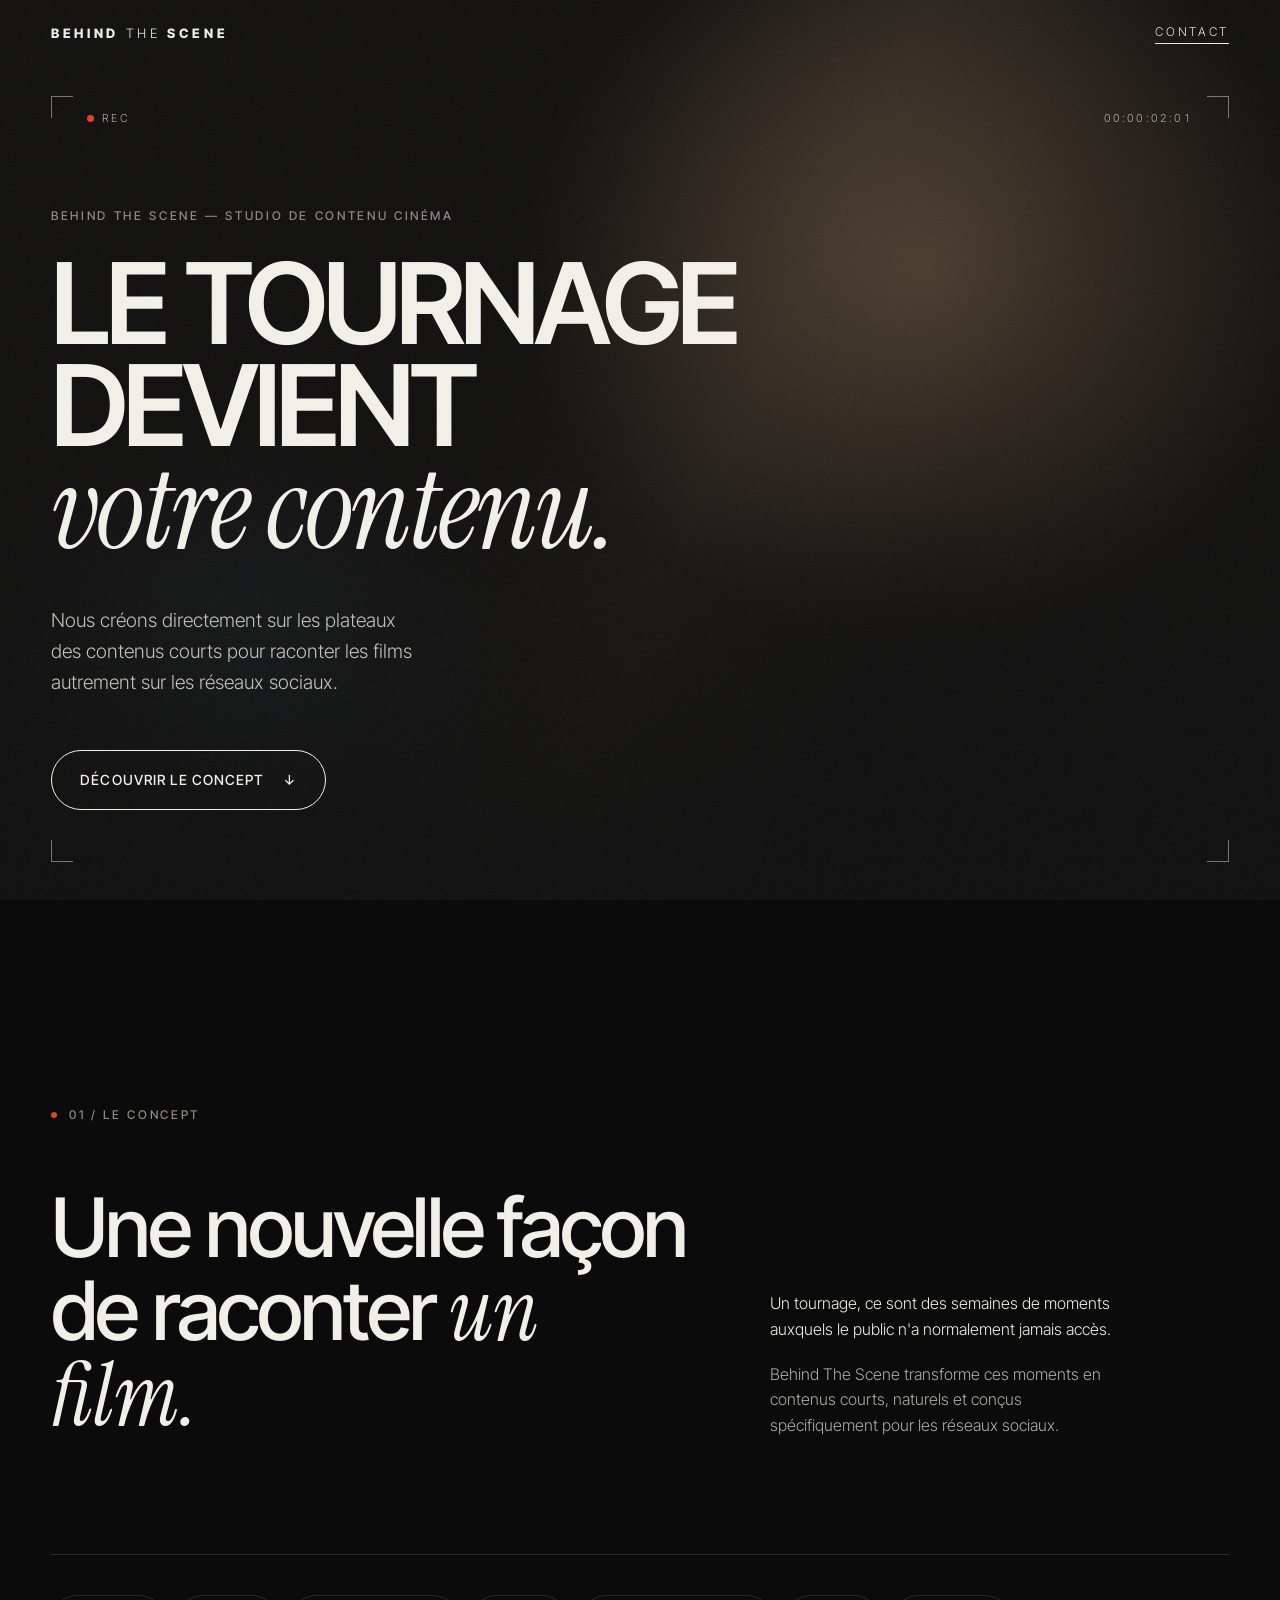
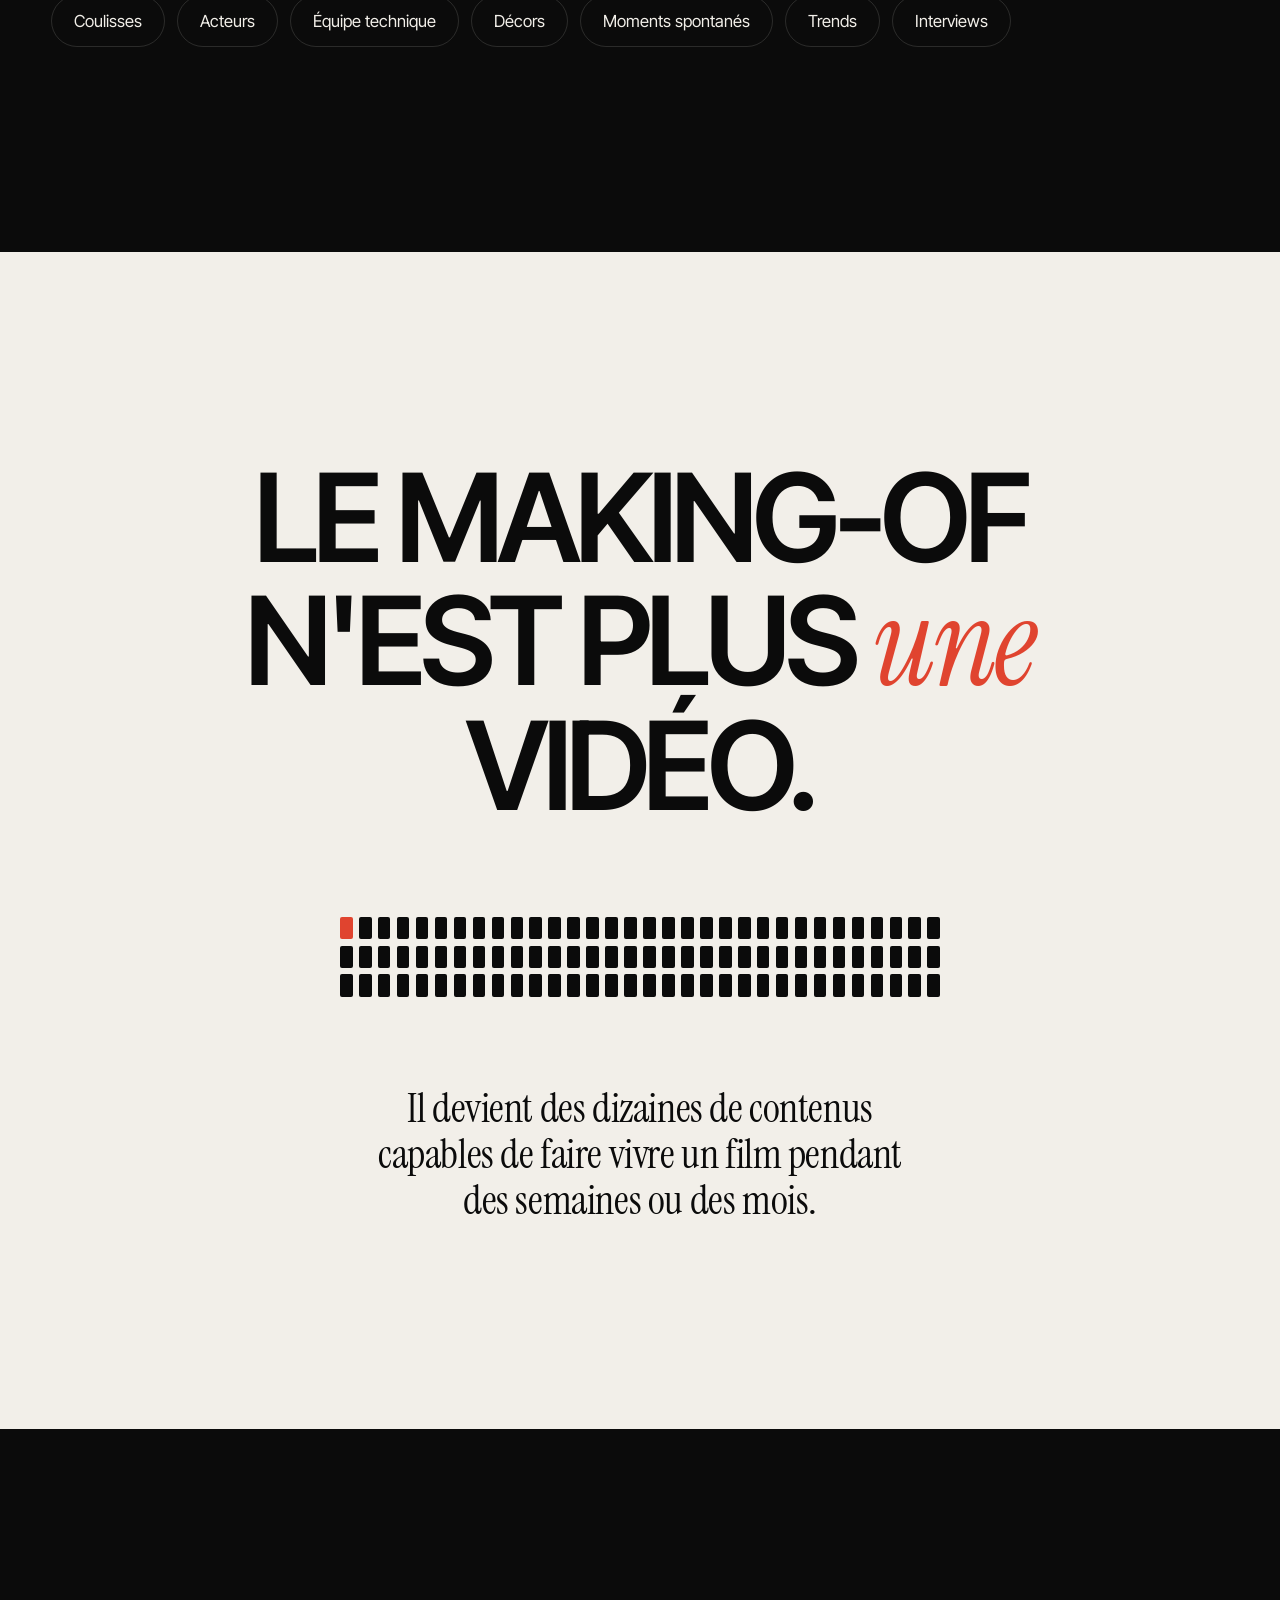
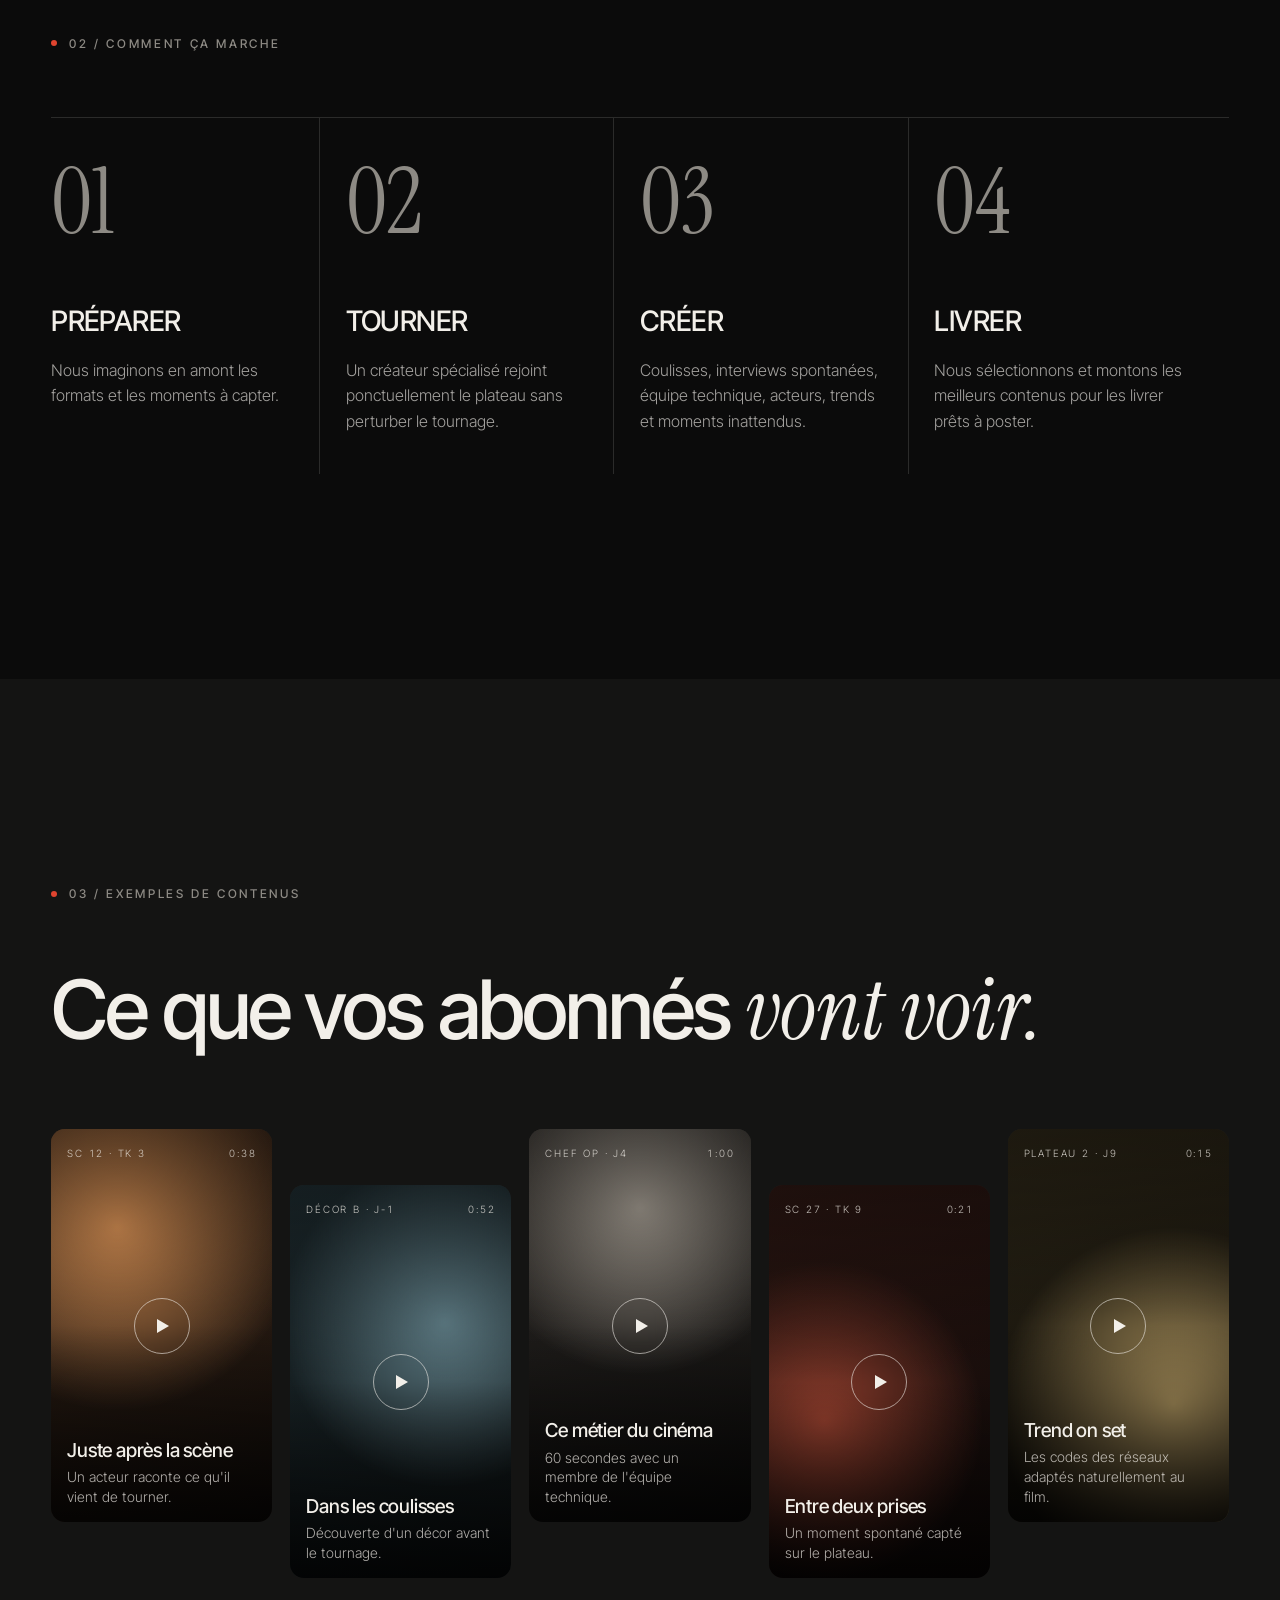
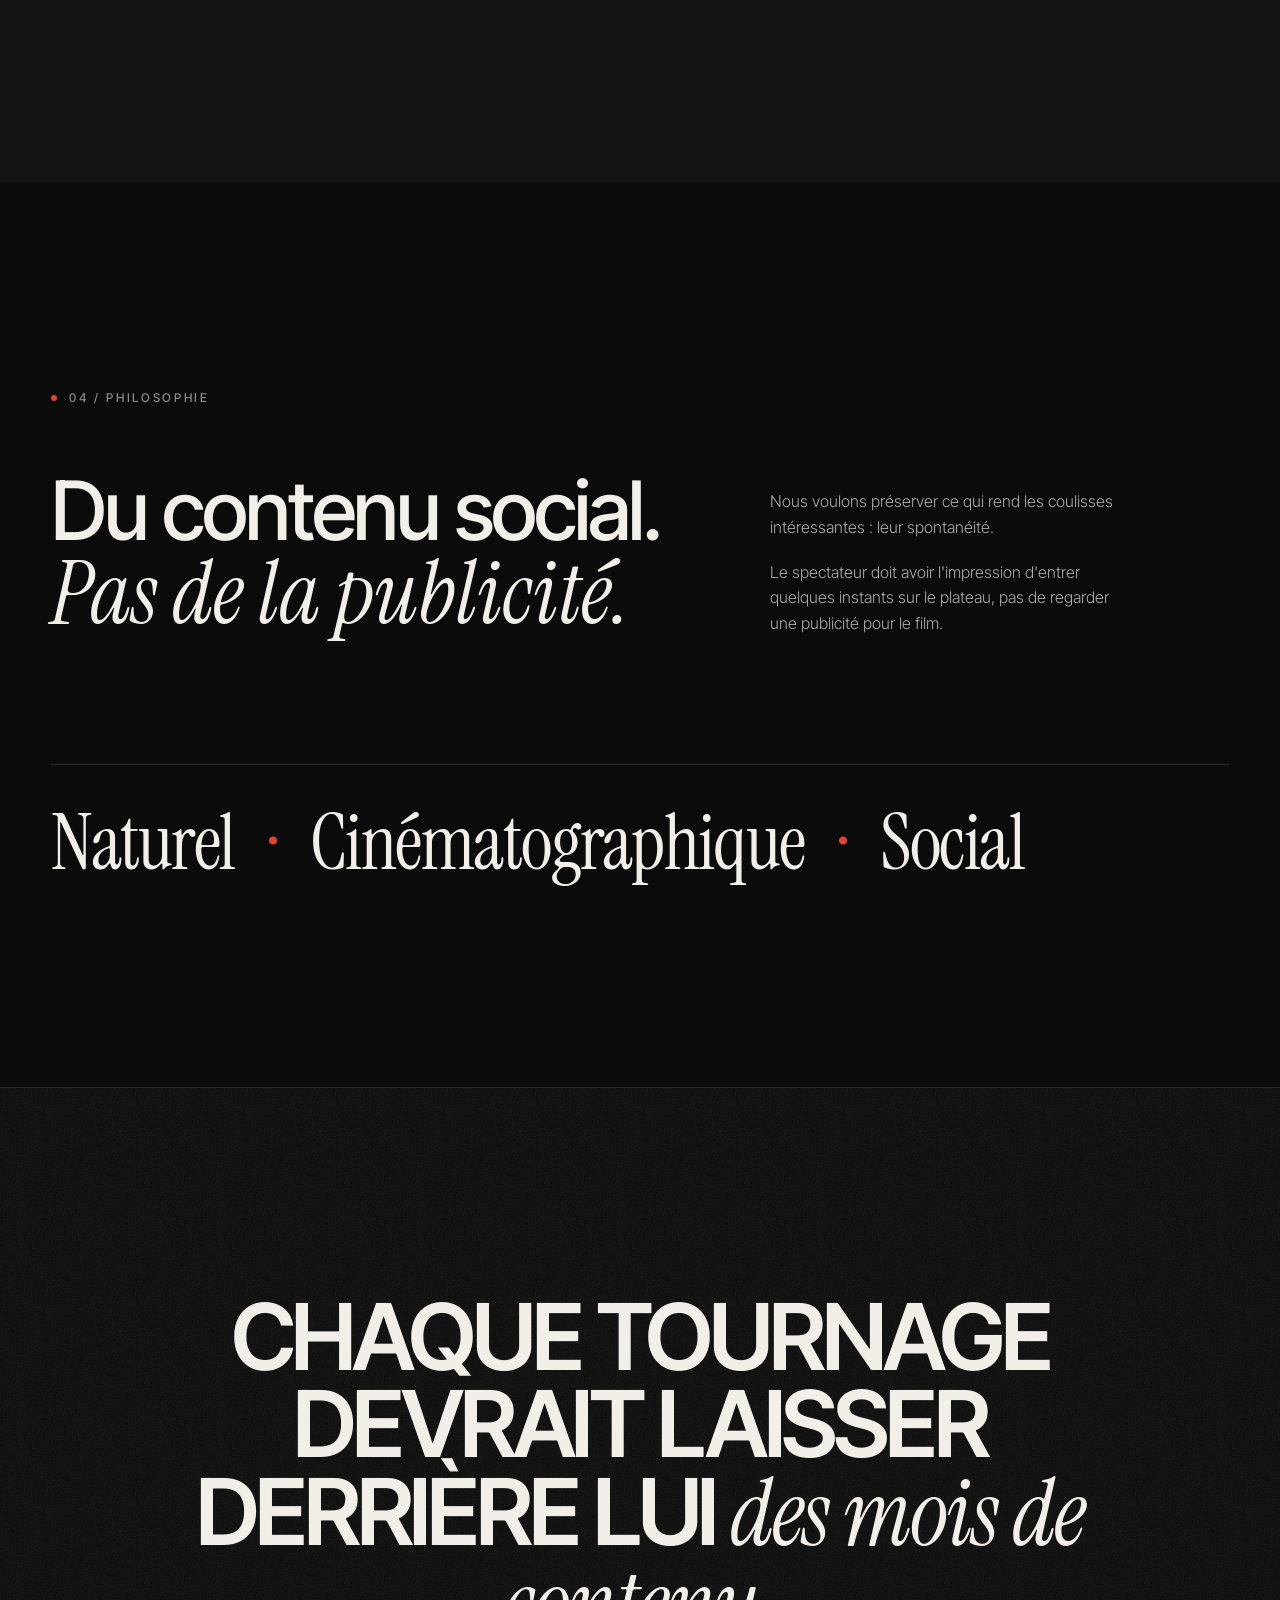
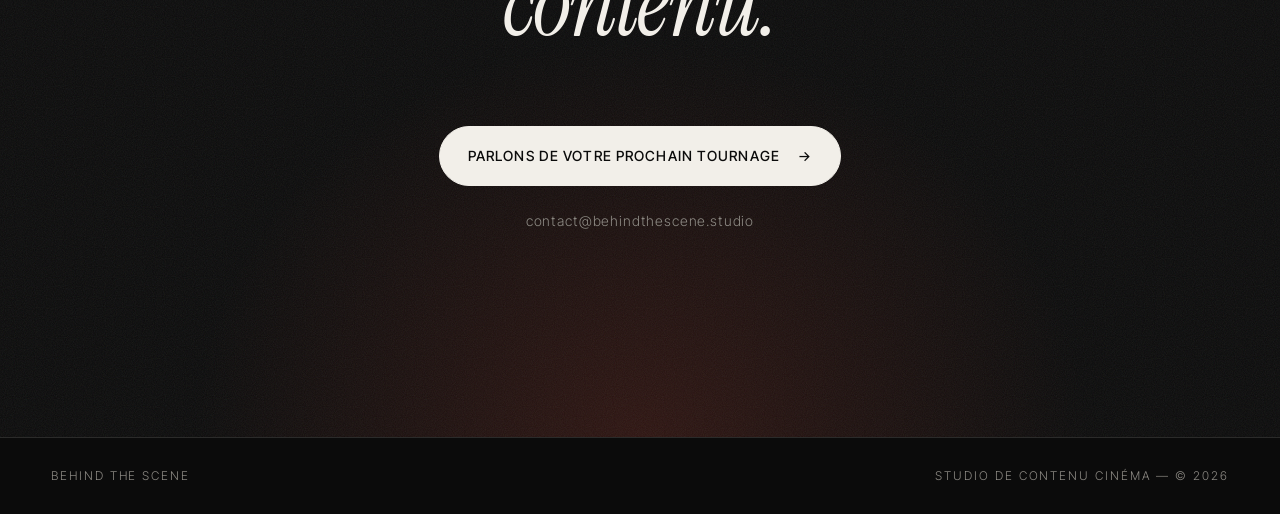
<file: behind-the-scene/index.html>
<!DOCTYPE html>
<html lang="fr">
<head>
  <meta charset="utf-8">
  <meta name="viewport" content="width=device-width, initial-scale=1">
  <title>Behind The Scene — Le tournage devient votre contenu</title>
  <meta name="description" content="Behind The Scene crée directement sur les plateaux des contenus courts pour raconter les films autrement sur les réseaux sociaux.">
  <meta name="theme-color" content="#0b0b0b">

  <link rel="preconnect" href="https://fonts.googleapis.com">
  <link rel="preconnect" href="https://fonts.gstatic.com" crossorigin>
  <link href="https://fonts.googleapis.com/css2?family=Inter+Tight:wght@300;400;500;600;800&family=Instrument+Serif:ital@0;1&display=swap" rel="stylesheet">
  <link rel="stylesheet" href="styles.css">
</head>
<body>

  <!-- ============ EN-TÊTE ============ -->
  <header class="topbar">
    <a href="#top" class="topbar__logo">Behind<span>The</span>Scene</a>
    <a href="#contact" class="topbar__link">Contact</a>
  </header>

  <main id="top">

    <!-- ============ 1. HERO ============ -->
    <section class="hero">
      <div class="hero__media" aria-hidden="true">
        <!--
          VIDÉO DE FOND : décommente la balise <video> ci-dessous et place ton fichier
          dans assets/videos/hero.mp4 (idéalement < 8 Mo, 1080p, sans son).
          Tant qu'elle est commentée, le placeholder .hero__placeholder s'affiche.
        -->
        <!--
        <video autoplay muted loop playsinline poster="assets/images/hero-poster.jpg">
          <source src="assets/videos/hero.mp4" type="video/mp4">
        </video>
        -->
        <div class="hero__placeholder"></div>
      </div>
      <div class="grain" aria-hidden="true"></div>

      <!-- Habillage "viseur caméra" -->
      <div class="viewfinder" aria-hidden="true">
        <span class="viewfinder__corner viewfinder__corner--tl"></span>
        <span class="viewfinder__corner viewfinder__corner--tr"></span>
        <span class="viewfinder__corner viewfinder__corner--bl"></span>
        <span class="viewfinder__corner viewfinder__corner--br"></span>
        <span class="viewfinder__rec"><i></i>REC</span>
        <span class="viewfinder__tc" data-timecode>00:00:00:00</span>
      </div>

      <div class="hero__content">
        <p class="eyebrow reveal">Behind The Scene — Studio de contenu cinéma</p>
        <h1 class="hero__title reveal">
          Le tournage devient <em>votre contenu.</em>
        </h1>
        <p class="hero__subtitle reveal">
          Nous créons directement sur les plateaux des contenus courts pour raconter les films autrement sur les réseaux sociaux.
        </p>
        <a href="#concept" class="btn reveal">
          Découvrir le concept
          <span class="btn__arrow" aria-hidden="true">↓</span>
        </a>
      </div>
    </section>

    <!-- ============ 2. LE CONCEPT ============ -->
    <section class="section concept" id="concept">
      <div class="container">
        <p class="section-label reveal">01 / Le concept</p>
        <div class="concept__grid">
          <h2 class="title-xl reveal">Une nouvelle façon de raconter <em>un film.</em></h2>
          <div class="concept__text reveal">
            <p>
              Un tournage, ce sont des semaines de moments auxquels le public n'a normalement jamais accès.
            </p>
            <p>
              Behind The Scene transforme ces moments en contenus courts, naturels et conçus spécifiquement pour les réseaux sociaux.
            </p>
          </div>
        </div>

        <ul class="tags reveal" aria-label="Ce que nous captons">
          <li>Coulisses</li>
          <li>Acteurs</li>
          <li>Équipe technique</li>
          <li>Décors</li>
          <li>Moments spontanés</li>
          <li>Trends</li>
          <li>Interviews</li>
        </ul>
      </div>
    </section>

    <!-- ============ 3. MANIFESTE ============ -->
    <section class="section manifesto">
      <div class="container">
        <h2 class="manifesto__title reveal">
          Le making-of n'est plus <em>une</em> vidéo.
        </h2>

        <!-- Visuel : 1 film → des dizaines de formats verticaux -->
        <div class="multiply reveal" aria-hidden="true" data-multiply></div>

        <p class="manifesto__text reveal">
          Il devient des dizaines de contenus capables de faire vivre un film pendant des semaines ou des mois.
        </p>
      </div>
    </section>

    <!-- ============ 4. COMMENT ÇA MARCHE ============ -->
    <section class="section steps">
      <div class="container">
        <p class="section-label reveal">02 / Comment ça marche</p>
        <ol class="steps__list">
          <li class="step reveal">
            <span class="step__num">01</span>
            <h3 class="step__title">Préparer</h3>
            <p>Nous imaginons en amont les formats et les moments à capter.</p>
          </li>
          <li class="step reveal">
            <span class="step__num">02</span>
            <h3 class="step__title">Tourner</h3>
            <p>Un créateur spécialisé rejoint ponctuellement le plateau sans perturber le tournage.</p>
          </li>
          <li class="step reveal">
            <span class="step__num">03</span>
            <h3 class="step__title">Créer</h3>
            <p>Coulisses, interviews spontanées, équipe technique, acteurs, trends et moments inattendus.</p>
          </li>
          <li class="step reveal">
            <span class="step__num">04</span>
            <h3 class="step__title">Livrer</h3>
            <p>Nous sélectionnons et montons les meilleurs contenus pour les livrer prêts à poster.</p>
          </li>
        </ol>
      </div>
    </section>

    <!-- ============ 5. EXEMPLES DE CONTENUS ============ -->
    <section class="section reels">
      <div class="container">
        <p class="section-label reveal">03 / Exemples de contenus</p>
        <h2 class="title-xl reveal">Ce que vos abonnés <em>vont voir.</em></h2>
      </div>

      <!--
        CHAQUE CARTE = UNE VIDÉO VERTICALE (9:16).
        Pour remplacer un placeholder, mets dans .reel__media soit :
          <video src="assets/videos/reel-1.mp4" muted loop playsinline preload="metadata"></video>
          <img src="assets/images/reel-1.jpg" alt="">
        La vidéo se lance au survol (desktop) / quand elle est visible (mobile).
        La classe "reel--tone-X" ne sert qu'au placeholder coloré.
      -->
      <div class="reels__track">
        <article class="reel reel--tone-1 reveal">
          <div class="reel__media"></div>
          <div class="reel__ui">
            <span class="reel__slate">SC 12 · TK 3</span>
            <span class="reel__duration">0:38</span>
            <span class="reel__play" aria-hidden="true"></span>
            <div class="reel__caption">
              <h3>Juste après la scène</h3>
              <p>Un acteur raconte ce qu'il vient de tourner.</p>
            </div>
          </div>
        </article>

        <article class="reel reel--tone-2 reveal">
          <div class="reel__media"></div>
          <div class="reel__ui">
            <span class="reel__slate">DÉCOR B · J-1</span>
            <span class="reel__duration">0:52</span>
            <span class="reel__play" aria-hidden="true"></span>
            <div class="reel__caption">
              <h3>Dans les coulisses</h3>
              <p>Découverte d'un décor avant le tournage.</p>
            </div>
          </div>
        </article>

        <article class="reel reel--tone-3 reveal">
          <div class="reel__media"></div>
          <div class="reel__ui">
            <span class="reel__slate">CHEF OP · J4</span>
            <span class="reel__duration">1:00</span>
            <span class="reel__play" aria-hidden="true"></span>
            <div class="reel__caption">
              <h3>Ce métier du cinéma</h3>
              <p>60 secondes avec un membre de l'équipe technique.</p>
            </div>
          </div>
        </article>

        <article class="reel reel--tone-4 reveal">
          <div class="reel__media"></div>
          <div class="reel__ui">
            <span class="reel__slate">SC 27 · TK 9</span>
            <span class="reel__duration">0:21</span>
            <span class="reel__play" aria-hidden="true"></span>
            <div class="reel__caption">
              <h3>Entre deux prises</h3>
              <p>Un moment spontané capté sur le plateau.</p>
            </div>
          </div>
        </article>

        <article class="reel reel--tone-5 reveal">
          <div class="reel__media"></div>
          <div class="reel__ui">
            <span class="reel__slate">PLATEAU 2 · J9</span>
            <span class="reel__duration">0:15</span>
            <span class="reel__play" aria-hidden="true"></span>
            <div class="reel__caption">
              <h3>Trend on set</h3>
              <p>Les codes des réseaux adaptés naturellement au film.</p>
            </div>
          </div>
        </article>
      </div>
    </section>

    <!-- ============ 6. PHILOSOPHIE ============ -->
    <section class="section philosophy">
      <div class="container philosophy__grid">
        <div>
          <p class="section-label reveal">04 / Philosophie</p>
          <h2 class="title-xl reveal">Du contenu social. <em>Pas de la publicité.</em></h2>
        </div>
        <div class="philosophy__text reveal">
          <p>Nous voulons préserver ce qui rend les coulisses intéressantes : leur spontanéité.</p>
          <p>Le spectateur doit avoir l'impression d'entrer quelques instants sur le plateau, pas de regarder une publicité pour le film.</p>
        </div>
      </div>
      <div class="container">
        <p class="values reveal">
          <span>Naturel</span><i>·</i><span>Cinématographique</span><i>·</i><span>Social</span>
        </p>
      </div>
    </section>

    <!-- ============ 7. FIN DE PAGE / CTA ============ -->
    <section class="section closing" id="contact">
      <div class="grain" aria-hidden="true"></div>
      <div class="container">
        <h2 class="closing__title reveal">
          Chaque tournage devrait laisser derrière lui <em>des mois de contenu.</em>
        </h2>
        <!-- Remplace l'adresse e-mail ci-dessous -->
        <a class="btn btn--light reveal" href="mailto:contact@behindthescene.studio?subject=Notre%20prochain%20tournage">
          Parlons de votre prochain tournage
          <span class="btn__arrow" aria-hidden="true">→</span>
        </a>
        <p class="closing__mail">contact@behindthescene.studio</p>
      </div>
    </section>

  </main>

  <footer class="footer">
    <span>Behind The Scene</span>
    <span>Studio de contenu cinéma — © <span data-year></span></span>
  </footer>

  <script src="main.js"></script>
</body>
</html>
</file>
<file: behind-the-scene/styles.css>
/* =========================================================
   BEHIND THE SCENE — Landing V1
   Variables de design : modifie-les ici pour changer
   couleurs, typos et espacements de tout le site.
   ========================================================= */
:root {
  --black: #0b0b0b;
  --black-2: #141413;
  --white: #f2efe9;
  --grey: #8d8a84;
  --line: rgba(242, 239, 233, 0.14);
  --accent: #e0442f;          /* rouge "tally light" de caméra, utilisé avec parcimonie */

  --font-sans: "Inter Tight", system-ui, -apple-system, "Segoe UI", sans-serif;
  --font-serif: "Instrument Serif", Georgia, serif;

  --gutter: clamp(16px, 4vw, 56px);
  --section-y: clamp(96px, 16vw, 220px);
  --ease: cubic-bezier(.2, .7, .1, 1);
}

/* ---------- Base ---------- */
*, *::before, *::after { box-sizing: border-box; }
html { scroll-behavior: smooth; -webkit-text-size-adjust: 100%; }
html { color-scheme: dark; }
body {
  margin: 0;
  background: var(--black);
  color: var(--white);
  font-family: var(--font-sans);
  font-weight: 300;
  font-size: clamp(16px, 1.15vw, 19px);
  line-height: 1.6;
  -webkit-font-smoothing: antialiased;
  overflow-x: hidden;
}
h1, h2, h3, p, ul, ol { margin: 0; padding: 0; }
ul, ol { list-style: none; }
a { color: inherit; text-decoration: none; }
img, video { display: block; max-width: 100%; }
::selection { background: var(--accent); color: var(--white); }

em {
  font-family: var(--font-serif);
  font-style: italic;
  font-weight: 400;
  letter-spacing: 0;
  text-transform: none;
}

.container {
  width: 100%;
  max-width: 1440px;
  margin: 0 auto;
  padding: 0 var(--gutter);
}

/* ---------- Composants réutilisables ---------- */
.section { position: relative; padding: var(--section-y) 0; }

.section-label,
.eyebrow {
  font-size: 12px;
  font-weight: 500;
  letter-spacing: .22em;
  text-transform: uppercase;
  color: var(--grey);
}
.section-label { margin-bottom: clamp(32px, 5vw, 64px); }
.section-label::before {
  content: "";
  display: inline-block;
  width: 6px; height: 6px;
  margin-right: 12px;
  border-radius: 50%;
  background: var(--accent);
  vertical-align: middle;
  transform: translateY(-1px);
}

.title-xl {
  font-size: clamp(40px, 6.4vw, 104px);
  font-weight: 500;
  line-height: .98;
  letter-spacing: -.035em;
}
.title-xl em { font-size: 1.06em; }

.btn {
  display: inline-flex;
  align-items: center;
  gap: 18px;
  padding: 18px 28px;
  border: 1px solid var(--white);
  border-radius: 999px;
  font-size: 14px;
  font-weight: 500;
  letter-spacing: .08em;
  text-transform: uppercase;
  transition: background .4s var(--ease), color .4s var(--ease);
}
.btn:hover { background: var(--white); color: var(--black); }
.btn__arrow { transition: transform .4s var(--ease); }
.btn:hover .btn__arrow { transform: translate(3px, 3px); }
.btn--light { background: var(--white); color: var(--black); }
.btn--light:hover { background: var(--accent); color: var(--white); border-color: var(--accent); }
.btn--light:hover .btn__arrow { transform: translateX(6px); }

/* Grain de pellicule (SVG inline, aucun fichier requis) */
.grain {
  position: absolute;
  inset: -50%;
  pointer-events: none;
  opacity: .09;
  background-image: url("data:image/svg+xml,%3Csvg xmlns='http://www.w3.org/2000/svg' width='200' height='200'%3E%3Cfilter id='n'%3E%3CfeTurbulence type='fractalNoise' baseFrequency='.9' numOctaves='3' stitchTiles='stitch'/%3E%3C/filter%3E%3Crect width='100%25' height='100%25' filter='url(%23n)'/%3E%3C/svg%3E");
  animation: grain 1s steps(6) infinite;
  z-index: 2;
}
@keyframes grain {
  0%   { transform: translate(0, 0); }
  20%  { transform: translate(-3%, 2%); }
  40%  { transform: translate(2%, -3%); }
  60%  { transform: translate(-2%, -1%); }
  80%  { transform: translate(3%, 3%); }
  100% { transform: translate(0, 0); }
}

/* Apparition au scroll : seuls les éléments hors écran au chargement sont masqués (classe ajoutée par main.js) */
.reveal { transition: opacity 1.1s var(--ease), transform 1.1s var(--ease); }
.reveal.is-pending { opacity: 0; transform: translateY(28px); }

/* ---------- En-tête ---------- */
.topbar {
  position: fixed;
  inset: 0 0 auto 0;
  z-index: 50;
  display: flex;
  justify-content: space-between;
  align-items: center;
  padding: calc(22px + env(safe-area-inset-top, 0px)) var(--gutter) 22px;
  mix-blend-mode: difference;
  color: #fff;
}
.topbar__logo {
  font-size: 13px;
  font-weight: 800;
  letter-spacing: .28em;
  text-transform: uppercase;
}
.topbar__logo span { margin: 0 .5em; font-weight: 300; }
.topbar__link {
  font-size: 12px;
  letter-spacing: .22em;
  text-transform: uppercase;
  border-bottom: 1px solid currentColor;
  padding-bottom: 2px;
}

/* ---------- 1. Hero ---------- */
.hero {
  position: relative;
  min-height: 100vh;
  min-height: 100svh;
  display: flex;
  align-items: flex-end;
  padding-top: clamp(140px, 18vh, 200px);
  overflow: hidden;
  isolation: isolate;
}
.hero__media,
.hero__media video,
.hero__placeholder {
  position: absolute;
  inset: 0;
  width: 100%;
  height: 100%;
  object-fit: cover;
  z-index: -1;
}
/* Placeholder : lumière de projecteur sur un plateau sombre */
.hero__placeholder {
  background:
    radial-gradient(ellipse 45% 60% at 72% 30%, rgba(255, 196, 140, .32), transparent 70%),
    radial-gradient(ellipse 30% 40% at 20% 75%, rgba(120, 150, 170, .14), transparent 70%),
    linear-gradient(115deg, transparent 40%, rgba(255, 220, 180, .06) 55%, transparent 70%),
    #0d0c0b;
  animation: breathe 9s ease-in-out infinite alternate;
}
@keyframes breathe {
  from { transform: scale(1); filter: brightness(.9); }
  to   { transform: scale(1.06); filter: brightness(1.1); }
}
/* Assombrit le bas pour la lisibilité du texte (s'applique aussi à la future vidéo) */
.hero__media::after {
  content: "";
  position: absolute;
  inset: 0;
  background: linear-gradient(to top, rgba(11, 11, 11, .95) 0%, rgba(11, 11, 11, .35) 45%, rgba(11, 11, 11, .2) 100%);
}

.hero__content {
  position: relative;
  z-index: 3;
  width: 100%;
  max-width: 1440px;
  margin: 0 auto;
  padding: 0 var(--gutter) clamp(72px, 10vh, 120px);
}
.hero__content .eyebrow { margin-bottom: 28px; }
.hero__title {
  max-width: 13ch;
  font-size: clamp(54px, 8.8vw, 160px);
  font-weight: 600;
  line-height: .9;
  letter-spacing: -.045em;
  text-transform: uppercase;
}
.hero__title em { display: block; text-transform: none; font-size: 1.04em; letter-spacing: -.02em; }
.hero__subtitle {
  max-width: 34ch;
  margin: clamp(28px, 4vw, 44px) 0 clamp(36px, 5vw, 52px);
  font-size: clamp(17px, 1.5vw, 22px);
  color: rgba(242, 239, 233, .78);
}
.hero .reveal:nth-child(2) { transition-delay: .1s; }
.hero .reveal:nth-child(3) { transition-delay: .25s; }
.hero .reveal:nth-child(4) { transition-delay: .4s; }

/* Viseur caméra */
.viewfinder {
  position: absolute;
  inset: clamp(70px, 9vw, 96px) var(--gutter) clamp(24px, 3vw, 40px);
  z-index: 3;
  pointer-events: none;
  font-size: 11px;
  letter-spacing: .2em;
  color: rgba(242, 239, 233, .7);
  font-variant-numeric: tabular-nums;
}
.viewfinder__corner {
  position: absolute;
  width: 22px; height: 22px;
  border: 0 solid rgba(242, 239, 233, .45);
}
.viewfinder__corner--tl { top: 0; left: 0; border-top-width: 1px; border-left-width: 1px; }
.viewfinder__corner--tr { top: 0; right: 0; border-top-width: 1px; border-right-width: 1px; }
.viewfinder__corner--bl { bottom: 0; left: 0; border-bottom-width: 1px; border-left-width: 1px; }
.viewfinder__corner--br { bottom: 0; right: 0; border-bottom-width: 1px; border-right-width: 1px; }
.viewfinder__rec { position: absolute; top: 14px; left: 36px; display: flex; align-items: center; gap: 8px; }
.viewfinder__rec i {
  width: 7px; height: 7px; border-radius: 50%;
  background: var(--accent);
  animation: blink 1.4s steps(2) infinite;
}
.viewfinder__tc { position: absolute; top: 14px; right: 36px; }
@keyframes blink { 50% { opacity: 0; } }

/* ---------- 2. Concept ---------- */
.concept__grid {
  display: grid;
  grid-template-columns: 1.4fr 1fr;
  gap: clamp(40px, 6vw, 120px);
  align-items: end;
}
.concept__text p + p { margin-top: 1.2em; }
.concept__text p:first-child { color: var(--white); }
.concept__text p { color: rgba(242, 239, 233, .7); max-width: 40ch; }

.tags {
  display: flex;
  flex-wrap: wrap;
  gap: 12px;
  margin-top: clamp(64px, 9vw, 140px);
  padding-top: 40px;
  border-top: 1px solid var(--line);
}
.tags li {
  padding: 12px 22px;
  border: 1px solid var(--line);
  border-radius: 999px;
  font-size: clamp(15px, 1.3vw, 20px);
  font-weight: 400;
  transition: border-color .4s var(--ease), background .4s var(--ease), color .4s var(--ease);
}
.tags li:hover { background: var(--white); color: var(--black); border-color: var(--white); }

/* ---------- 3. Manifeste ---------- */
.manifesto { background: var(--white); color: var(--black); text-align: center; overflow: hidden; }
.manifesto__title {
  font-size: clamp(48px, 9.6vw, 176px);
  font-weight: 600;
  line-height: 1;
  letter-spacing: -.05em;
  text-transform: uppercase;
  max-width: 12ch;
  margin: 0 auto;
}
.manifesto__title em { text-transform: none; color: var(--accent); letter-spacing: -.02em; }
.manifesto__text {
  max-width: 30ch;
  margin: 0 auto;
  font-family: var(--font-serif);
  font-size: clamp(26px, 3.2vw, 52px);
  line-height: 1.12;
  letter-spacing: -.01em;
}

/* Visuel "1 → beaucoup" : rangée de formats 9:16 générée par main.js */
.multiply {
  display: grid;
  grid-template-columns: repeat(32, 1fr);
  gap: clamp(4px, .5vw, 7px);
  max-width: 600px;
  margin: clamp(56px, 7vw, 96px) auto;
}
.multiply span {
  aspect-ratio: 9 / 16;
  border-radius: 2px;
  background: var(--black);
  transition: opacity .5s var(--ease), transform .5s var(--ease);
}
.multiply span:first-child { background: var(--accent); }
.multiply.is-pending span { opacity: 0; transform: scale(.4); }

/* ---------- 4. Étapes ---------- */
.steps__list {
  display: grid;
  grid-template-columns: repeat(4, 1fr);
  border-top: 1px solid var(--line);
}
.step {
  padding: 40px clamp(16px, 2vw, 32px) 0 0;
  border-right: 1px solid var(--line);
  margin-right: clamp(16px, 2vw, 32px);
}
.step:last-child { border-right: 0; margin-right: 0; }
.step:nth-child(2) { transition-delay: .1s; }
.step:nth-child(3) { transition-delay: .2s; }
.step:nth-child(4) { transition-delay: .3s; }
.step__num {
  display: block;
  font-family: var(--font-serif);
  font-size: clamp(64px, 7vw, 120px);
  line-height: 1;
  color: var(--grey);
  margin-bottom: clamp(32px, 4vw, 72px);
}
.step__title {
  font-size: clamp(24px, 2.2vw, 34px);
  font-weight: 500;
  letter-spacing: -.02em;
  text-transform: uppercase;
  margin-bottom: 14px;
}
.step p { color: rgba(242, 239, 233, .66); max-width: 28ch; padding-bottom: 40px; }

/* ---------- 5. Reels ---------- */
.reels { background: var(--black-2); }
.reels .title-xl { margin-bottom: clamp(48px, 6vw, 88px); }
.reels__track {
  display: grid;
  grid-template-columns: repeat(5, 1fr);
  gap: clamp(12px, 1.4vw, 24px);
  max-width: 1440px;
  margin: 0 auto;
  padding: 0 var(--gutter);
}
.reel {
  position: relative;
  aspect-ratio: 9 / 16;
  border-radius: 14px;
  overflow: hidden;
  background: #1c1b1a;
  isolation: isolate;
}
.reel:nth-child(2) { transition-delay: .08s; }
.reel:nth-child(3) { transition-delay: .16s; }
.reel:nth-child(4) { transition-delay: .24s; }
.reel:nth-child(5) { transition-delay: .32s; }
/* Décalage vertical façon "feed" sur desktop */
@media (min-width: 901px) {
  .reel:nth-child(even) { margin-top: 56px; }
}

.reel__media { position: absolute; inset: 0; z-index: -1; }
.reel__media video,
.reel__media img {
  width: 100%; height: 100%;
  object-fit: cover;
  transition: transform 1.2s var(--ease);
}
.reel:hover .reel__media > * { transform: scale(1.04); }

/* Placeholders colorés (supprime la classe reel--tone-X une fois la vraie vidéo en place) */
.reel__media:empty { transition: transform 1.2s var(--ease); }
.reel:hover .reel__media:empty { transform: scale(1.06); }
.reel--tone-1 .reel__media:empty { background: radial-gradient(circle at 30% 25%, #c9874f 0%, transparent 55%), linear-gradient(160deg, #3a2618, #120d0a); }
.reel--tone-2 .reel__media:empty { background: radial-gradient(circle at 70% 35%, #5f7d86 0%, transparent 55%), linear-gradient(160deg, #1d2a2e, #0b0f10); }
.reel--tone-3 .reel__media:empty { background: radial-gradient(circle at 50% 20%, #9a9389 0%, transparent 50%), linear-gradient(160deg, #2a2724, #0e0d0c); }
.reel--tone-4 .reel__media:empty { background: radial-gradient(circle at 25% 60%, #8f3d2c 0%, transparent 55%), linear-gradient(160deg, #2b1612, #0d0807); }
.reel--tone-5 .reel__media:empty { background: radial-gradient(circle at 75% 70%, #b49a62 0%, transparent 55%), linear-gradient(160deg, #2a2416, #0d0b07); }

.reel__ui {
  position: absolute;
  inset: 0;
  padding: 16px;
  display: flex;
  flex-direction: column;
  justify-content: space-between;
  background: linear-gradient(to top, rgba(0, 0, 0, .78) 0%, transparent 50%, rgba(0, 0, 0, .3) 100%);
}
.reel__slate,
.reel__duration {
  position: absolute;
  top: 16px;
  font-size: 10px;
  letter-spacing: .18em;
  text-transform: uppercase;
  color: rgba(242, 239, 233, .8);
  font-variant-numeric: tabular-nums;
}
.reel__slate { left: 16px; }
.reel__duration { right: 16px; }
.reel__play {
  position: absolute;
  top: 50%; left: 50%;
  width: 56px; height: 56px;
  margin: -28px 0 0 -28px;
  border: 1px solid rgba(242, 239, 233, .6);
  border-radius: 50%;
  backdrop-filter: blur(6px);
  transition: transform .5s var(--ease), opacity .5s var(--ease);
}
.reel__play::after {
  content: "";
  position: absolute;
  top: 50%; left: 53%;
  transform: translate(-50%, -50%);
  border-left: 12px solid var(--white);
  border-top: 7px solid transparent;
  border-bottom: 7px solid transparent;
}
.reel:hover .reel__play { transform: scale(1.12); }
.reel.is-playing .reel__play { opacity: 0; }
.reel__caption { margin-top: auto; }
.reel__caption h3 {
  font-size: clamp(18px, 1.5vw, 24px);
  font-weight: 500;
  line-height: 1.1;
  letter-spacing: -.01em;
  margin-bottom: 6px;
}
.reel__caption p { font-size: 14px; line-height: 1.4; color: rgba(242, 239, 233, .72); }

/* ---------- 6. Philosophie ---------- */
.philosophy__grid {
  display: grid;
  grid-template-columns: 1.4fr 1fr;
  gap: clamp(40px, 6vw, 120px);
  align-items: end;
}
.philosophy__text p { color: rgba(242, 239, 233, .7); max-width: 40ch; }
.philosophy__text p + p { margin-top: 1.2em; }
.values {
  display: flex;
  flex-wrap: wrap;
  align-items: baseline;
  gap: .2em .45em;
  margin-top: clamp(80px, 10vw, 160px);
  padding-top: 40px;
  border-top: 1px solid var(--line);
  font-family: var(--font-serif);
  font-size: clamp(36px, 6vw, 96px);
  line-height: 1;
  letter-spacing: -.02em;
}
.values i { font-style: normal; color: var(--accent); }

/* ---------- 7. Fin de page ---------- */
.closing { overflow: hidden; isolation: isolate; text-align: center; border-top: 1px solid var(--line); }
.closing::before {
  content: "";
  position: absolute;
  inset: 0;
  z-index: -1;
  background: radial-gradient(ellipse 50% 60% at 50% 100%, rgba(224, 68, 47, .16), transparent 70%);
}
.closing__title {
  max-width: 16ch;
  margin: 0 auto clamp(48px, 6vw, 80px);
  font-size: clamp(42px, 7.2vw, 128px);
  font-weight: 600;
  line-height: .95;
  letter-spacing: -.045em;
  text-transform: uppercase;
}
.closing__title em { text-transform: none; letter-spacing: -.02em; }
.closing .container { position: relative; z-index: 3; }

.closing__mail {
  margin-top: 24px;
  font-size: 14px;
  letter-spacing: .06em;
  color: var(--grey);
  user-select: all;
}

/* ---------- Pied de page ---------- */
.footer {
  display: flex;
  justify-content: space-between;
  flex-wrap: wrap;
  gap: 8px;
  padding: 28px var(--gutter);
  border-top: 1px solid var(--line);
  font-size: 12px;
  letter-spacing: .16em;
  text-transform: uppercase;
  color: var(--grey);
}

/* =========================================================
   RESPONSIVE
   ========================================================= */
@media (max-width: 900px) {
  .concept__grid,
  .philosophy__grid { grid-template-columns: 1fr; }

  .steps__list { grid-template-columns: 1fr 1fr; }
  .step:nth-child(2) { border-right: 0; margin-right: 0; }
  .step:nth-child(n + 3) { border-top: 1px solid var(--line); }

  /* Les reels deviennent un carrousel horizontal "swipe" */
  .reels__track {
    display: flex;
    overflow-x: auto;
    scroll-snap-type: x mandatory;
    scroll-padding: 0 var(--gutter);
    scrollbar-width: none;
    -webkit-overflow-scrolling: touch;
  }
  .reels__track::-webkit-scrollbar { display: none; }
  .reel { flex: 0 0 min(64vw, 300px); scroll-snap-align: start; }
  .reels__track::after { content: ""; flex: 0 0 1px; }
}

@media (max-width: 560px) {
  .topbar__logo span { margin: 0 .35em; }
  .topbar__logo { letter-spacing: .2em; font-size: 11px; }

  .viewfinder__tc { display: none; }
  .hero__title { font-size: clamp(44px, 14vw, 72px); }

  .steps__list { grid-template-columns: 1fr; }
  .step { border-right: 0; margin-right: 0; }
  .step:nth-child(n + 2) { border-top: 1px solid var(--line); }
  .step__num { margin-bottom: 20px; font-size: 56px; }

  .tags li { padding: 10px 16px; }
  .multiply { grid-template-columns: repeat(16, 1fr); }
}

@media (prefers-reduced-motion: reduce) {
  *, *::before, *::after { animation: none !important; transition: none !important; }
  .reveal.is-pending, .multiply.is-pending span { opacity: 1; transform: none; }
  html { scroll-behavior: auto; }
}
</file>
